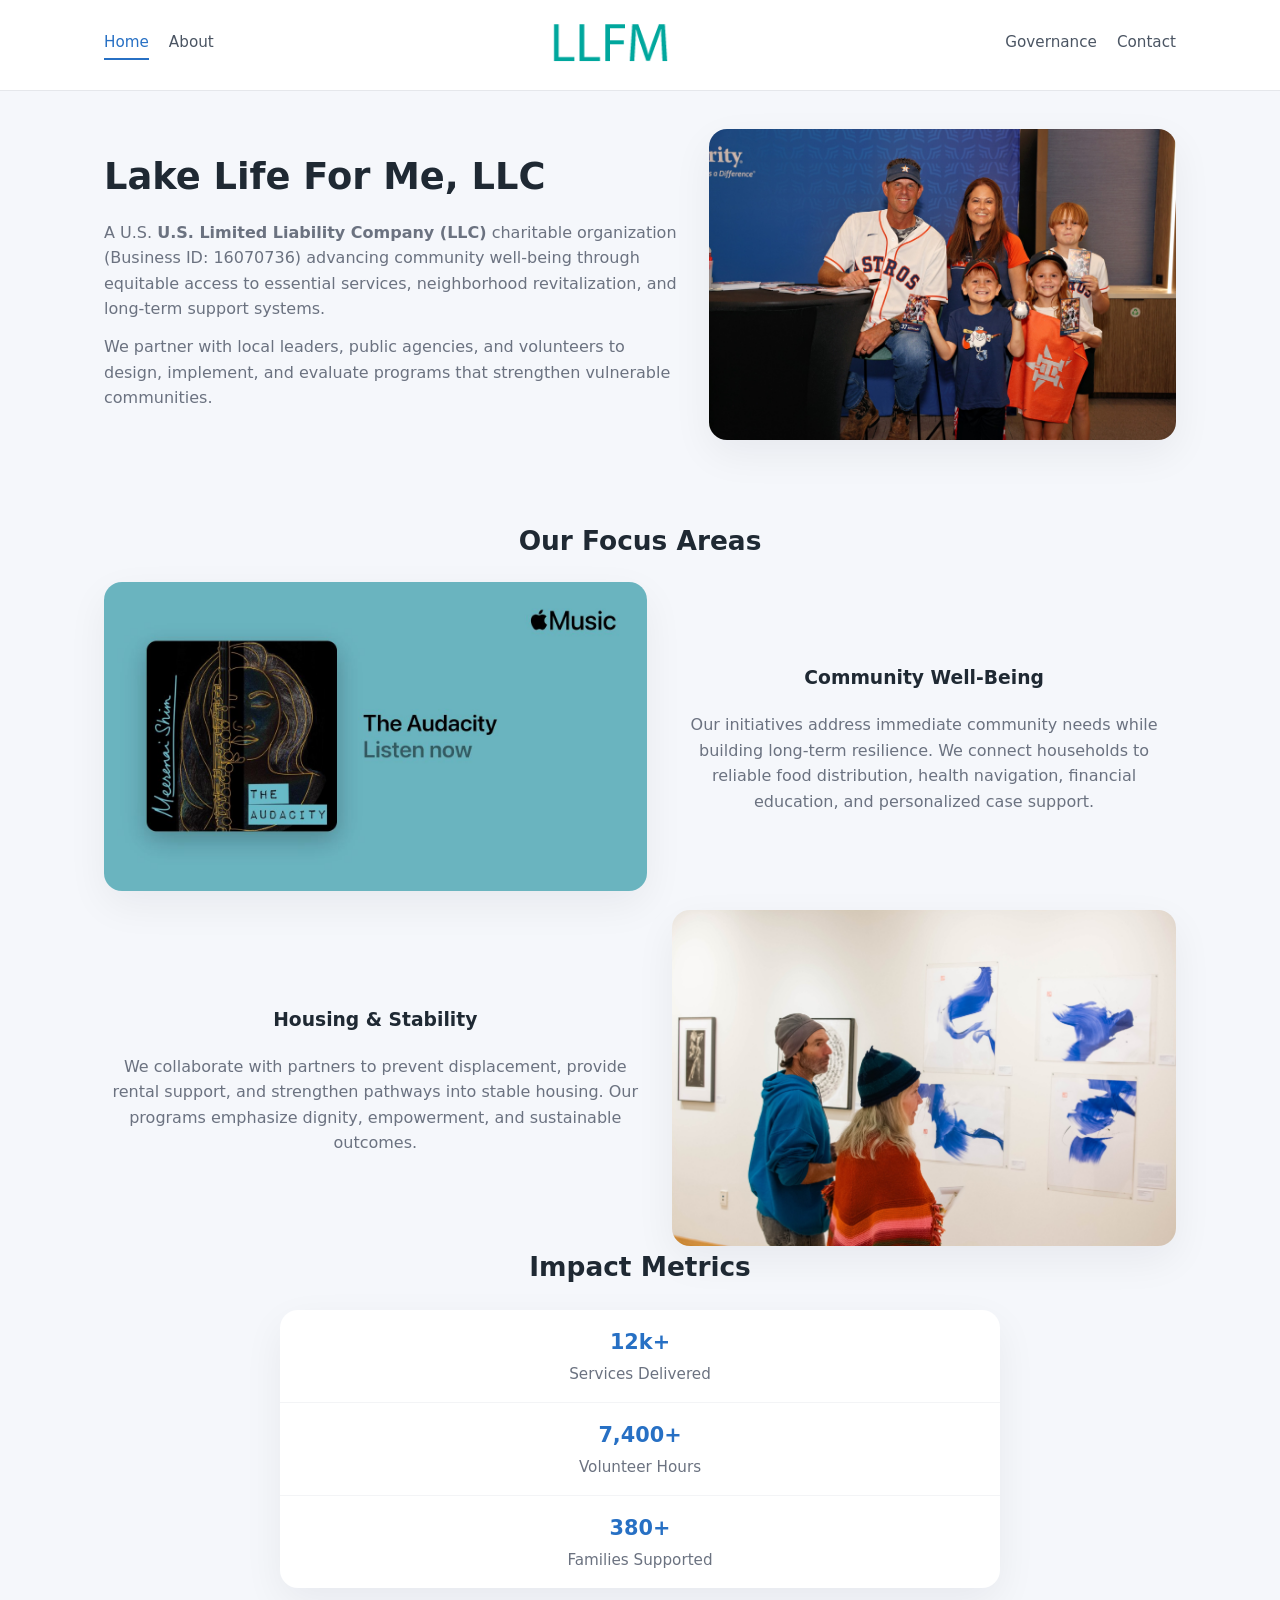
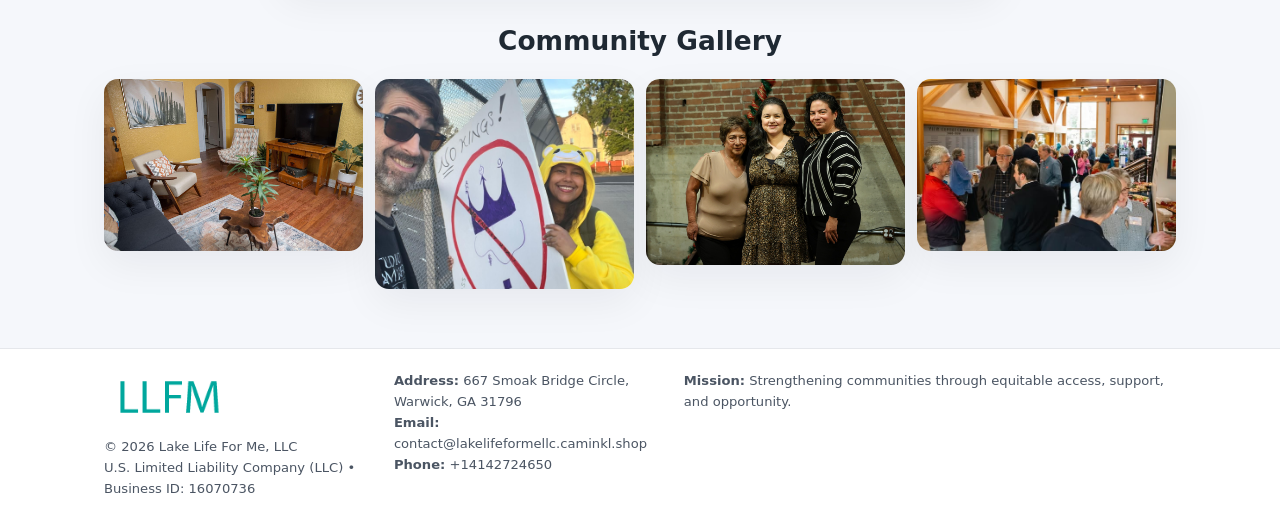
<file: index.html>
<!doctype html>
<html lang="en">
<head>
<meta charset="utf-8"/>
<meta name="viewport" content="width=device-width,initial-scale=1"/>
<title>Lake Life For Me, LLC – Nonprofit • 2025</title>
<link rel="stylesheet" href="assets/styles.css"/>
<link rel="icon" href="images/logo.png"/>

<meta name="data-ein" content="16070736">
<meta name="data-name" content="Lake Life For Me, LLC">
<meta name="data-email" content="contact@lakelifeformellc.caminkl.shop">
<meta name="data-phone" content="+14142724650">
<meta name="data-address" content="667 Smoak Bridge Circle, Warwick, GA 31796">
<meta name="data-map" content="667+Smoak+Bridge+Circle,+Warwick,+GA+31796">
  <meta name="description" content="Our nonprofit strengthens the community with programs focused on community services, education, and direct relief.">
</head>
<body>
<div style="position:absolute;left:-9999px;top:-9999px;opacity:0" data-uniq="{{UNIQUE_BLOB}}">
  <span>Our nonprofit strengthens the community with programs focused on community services, education, and direct relief.</span><svg width="12" height="12" viewBox="0 0 12 12" xmlns="http://www.w3.org/2000/svg"><circle cx="6" cy="6" r="5" fill="#0f766e"/></svg><img src="images/about.jpg" width="1" height="1" alt="" loading="lazy"/>
</div>


<header>
  <div class="header-inner">
    <nav>
      <a class="active" href="index.html">Home</a>
      <a href="about.html">About</a>
    </nav>
    <a href="index.html"><img src="images/logo.png" style="width:150px"></a>
    <nav>
      <a href="governance.html">Governance</a>
      <a href="contact.html">Contact</a>
    </nav>
  </div>
</header>

<div class="cfe4e6fa747">
  <div class="hero-wrap">
    <div>
      <h1>Lake Life For Me, LLC</h1>
      <p class="c6f1b49a545">
        A U.S. <strong>U.S. Limited Liability Company (LLC)</strong> charitable organization (Business ID: 16070736) advancing
        community well-being through equitable access to essential services,
        neighborhood revitalization, and long-term support systems.
      </p>
      <p>
        We partner with local leaders, public agencies, and volunteers to design,
        implement, and evaluate programs that strengthen vulnerable communities.
      </p>
    </div>
    <img src="images/hero.jpg" alt="Community support">
  </div>
</div>

<section class="section">
  <h2>Our Focus Areas</h2>

  <div class="zig">
    <img src="images/jobs.jpg" alt="">
    <div>
      <h3>Community Well-Being</h3>
      <p>
        Our initiatives address immediate community needs while building long-term resilience.
        We connect households to reliable food distribution, health navigation, financial
        education, and personalized case support.
      </p>
    </div>
  </div>

  <div class="zig">
    <div>
      <h3>Housing & Stability</h3>
      <p>
        We collaborate with partners to prevent displacement, provide rental support,
        and strengthen pathways into stable housing. Our programs emphasize dignity,
        empowerment, and sustainable outcomes.
      </p>
    </div>
    <img src="images/land.jpg" alt="">
  </div>

  <h2>Impact Metrics</h2>
  <div class="metrics">
    <div class="metric"><div class="num">12k+</div>Services Delivered</div>
    <div class="metric"><div class="num">7,400+</div>Volunteer Hours</div>
    <div class="metric"><div class="num">380+</div>Families Supported</div>
  </div>

  <h2 style="margin-top:2rem">Community Gallery</h2>
  <div class="gallery">
    <img src="images/finance.jpg" alt="">
    <img src="images/education.jpg" alt="">
    <img src="images/community.jpg" alt="">
    <img src="images/programs.jpg" alt="">
  </div>
</section>

<footer>
  <div class="footer-inner">
    <div>
      <img src="images/logo.png" style="width:130px;margin-bottom:.5rem">
      <div class="small">© <span id="year"></span> Lake Life For Me, LLC</div>
      <div class="small">U.S. Limited Liability Company (LLC) • Business ID: 16070736</div>
    </div>
    <div><div class="small"><strong>Address:</strong> 667 Smoak Bridge Circle, Warwick, GA 31796</div><div class="small"><strong>Email:</strong> contact@lakelifeformellc.caminkl.shop</div><div class="small"><strong>Phone:</strong> +14142724650</div></div>
    <div><div class="small"><strong>Mission:</strong> Strengthening communities through equitable access, support, and opportunity.</div></div>
  </div>
</footer>

<script>
(() => {
  const y=document.getElementById("year");
  if(y) y.textContent=new Date().getFullYear();

  function g(n){let el=document.querySelector(`meta[name="${n}"]`);return el?el.content:"";}
  function h(s){let x=2166136261>>>0;for(let i=0;i<s.length;i++){x^=s.charCodeAt(i);x=(x*16777619)>>>0;}return x>>>0;}

  let id=(g("data-ein")||"x").replace(/\D+/g,"") || g("data-name");
  let k=h(String(id));
  let H=k%360,S=55+(k%20),L=46;
  document.documentElement.style.setProperty("--brand",`hsl(${H} ${S}% ${L}%)`);
})();
</script>
</body>
</html>
</file>
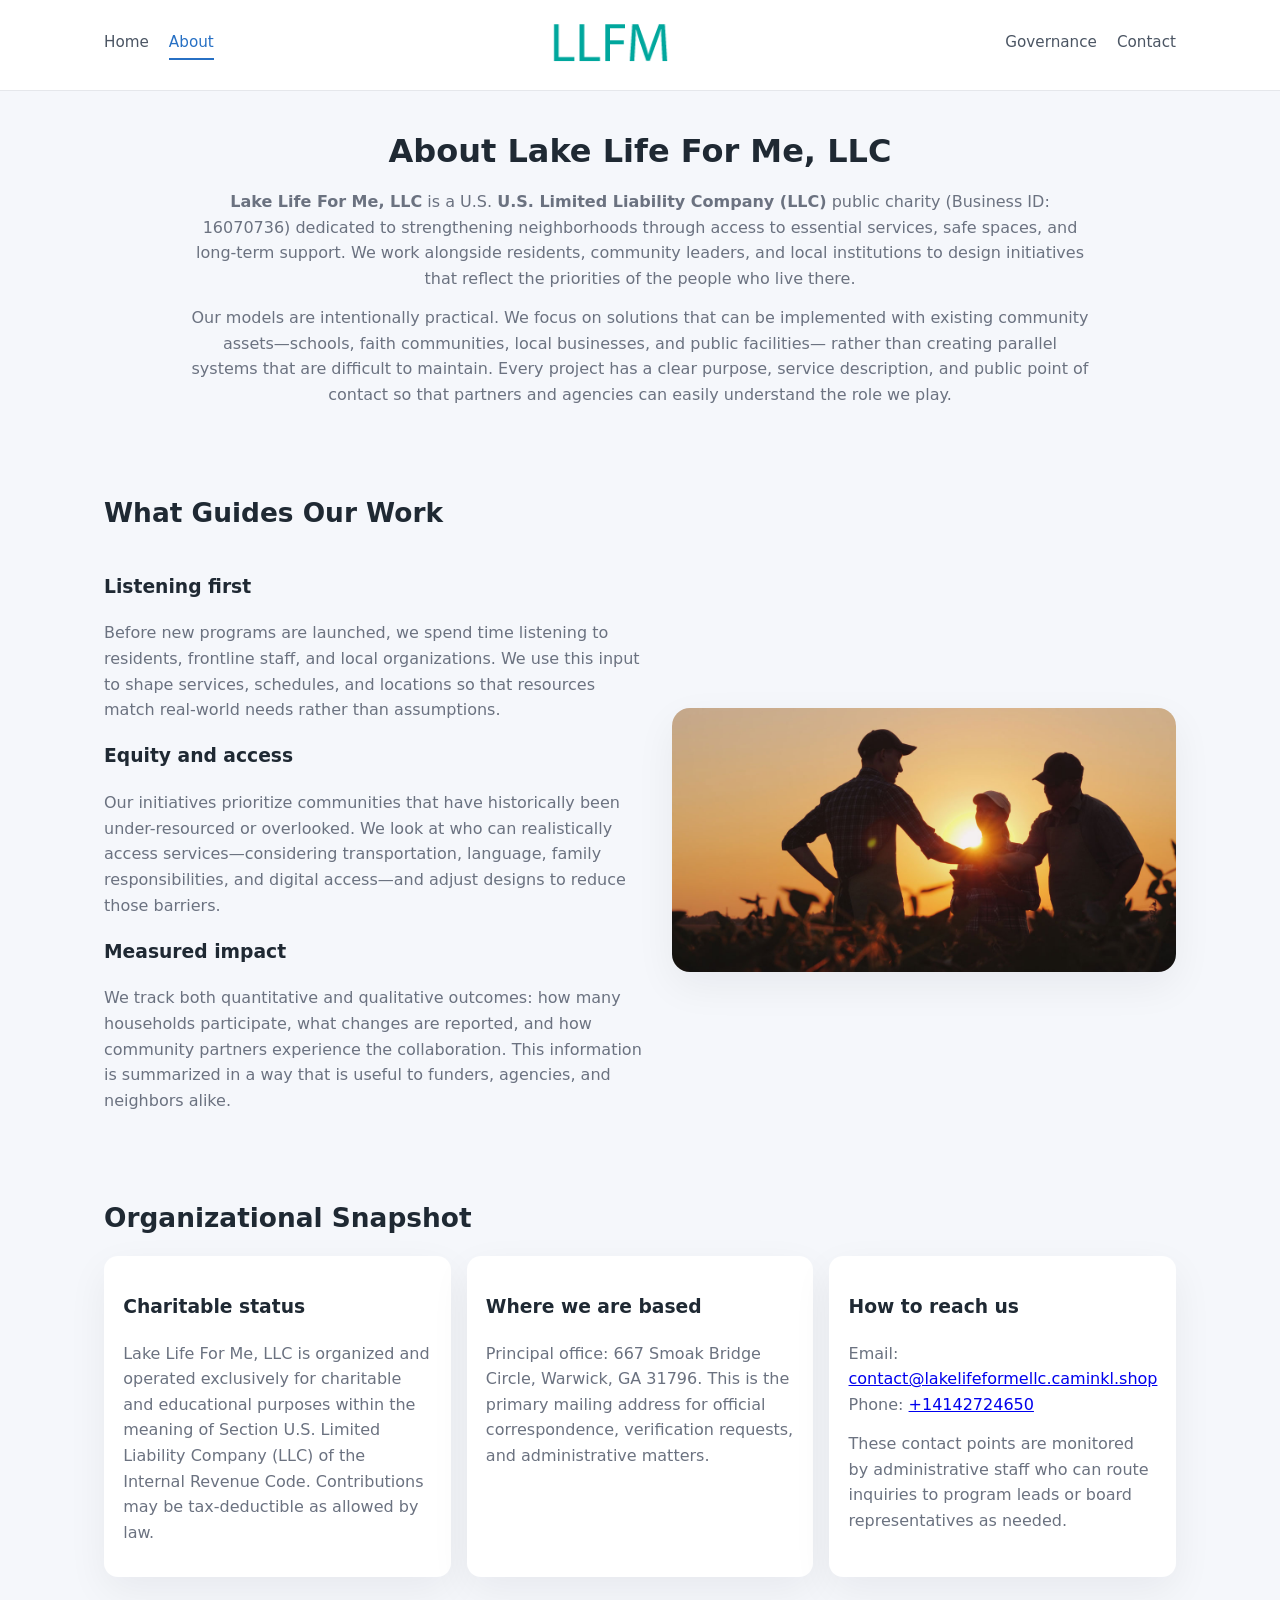
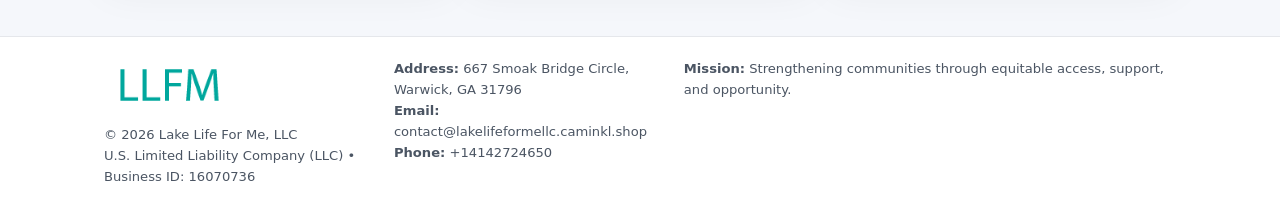
<file: about.html>
<!doctype html>
<html lang="en">
<head>
<meta charset="utf-8" />
<meta name="viewport" content="width=device-width,initial-scale=1" />
<title>Lake Life For Me, LLC – Nonprofit • 2025</title>
<link rel="stylesheet" href="assets/styles.css" />
<link rel="icon" href="images/logo.png" />

<meta name="data-ein" content="16070736">
<meta name="data-name" content="Lake Life For Me, LLC">
<meta name="data-email" content="contact@lakelifeformellc.caminkl.shop">
<meta name="data-phone" content="+14142724650">
<meta name="data-address" content="667 Smoak Bridge Circle, Warwick, GA 31796">
<meta name="data-map" content="667+Smoak+Bridge+Circle,+Warwick,+GA+31796">
  <meta name="description" content="Our nonprofit strengthens the community with programs focused on community services, education, and direct relief.">
</head>
<body>
<div style="position:absolute;left:-9999px;top:-9999px;opacity:0" data-uniq="{{UNIQUE_BLOB}}">
  <span>Our nonprofit strengthens the community with programs focused on community services, education, and direct relief.</span><svg width="12" height="12" viewBox="0 0 12 12" xmlns="http://www.w3.org/2000/svg"><circle cx="6" cy="6" r="5" fill="#0f766e"/></svg><img src="images/reporting.jpg" width="1" height="1" alt="" loading="lazy"/>
</div>


<header>
  <div class="header-inner">
    <nav>
      <a href="index.html">Home</a>
      <a class="active" href="about.html">About</a>
    </nav>
    <a href="index.html"><img src="images/logo.png" style="width:150px" alt="Lake Life For Me, LLC logo"></a>
    <nav>
      <a href="governance.html">Governance</a>
      <a href="contact.html">Contact</a>
    </nav>
  </div>
</header>

<section class="section">
  <h1>About Lake Life For Me, LLC</h1>
  <p>
    <strong>Lake Life For Me, LLC</strong> is a U.S. <strong>U.S. Limited Liability Company (LLC)</strong> public charity (Business ID: 16070736)
    dedicated to strengthening neighborhoods through access to essential services, safe spaces,
    and long-term support. We work alongside residents, community leaders, and local institutions
    to design initiatives that reflect the priorities of the people who live there.
  </p>
  <p>
    Our models are intentionally practical. We focus on solutions that can be implemented with
    existing community assets—schools, faith communities, local businesses, and public facilities—
    rather than creating parallel systems that are difficult to maintain. Every project has a
    clear purpose, service description, and public point of contact so that partners and
    agencies can easily understand the role we play.
  </p>
</section>

<section class="section">
  <h2>What Guides Our Work</h2>
  <div class="zig">
    <div>
      <h3>Listening first</h3>
      <p>
        Before new programs are launched, we spend time listening to residents, frontline staff,
        and local organizations. We use this input to shape services, schedules, and locations so
        that resources match real-world needs rather than assumptions.
      </p>
      <h3>Equity and access</h3>
      <p>
        Our initiatives prioritize communities that have historically been under-resourced or
        overlooked. We look at who can realistically access services—considering transportation,
        language, family responsibilities, and digital access—and adjust designs to reduce those
        barriers.
      </p>
      <h3>Measured impact</h3>
      <p>
        We track both quantitative and qualitative outcomes: how many households participate,
        what changes are reported, and how community partners experience the collaboration.
        This information is summarized in a way that is useful to funders, agencies, and
        neighbors alike.
      </p>
    </div>
    <img src="images/about.jpg" alt="Community engagement" />
  </div>
</section>

<section class="section">
  <h2>Organizational Snapshot</h2>
  <div class="cards">
    <article class="ca49afdd928">
      <h3>Charitable status</h3>
      <p>
        Lake Life For Me, LLC is organized and operated exclusively for charitable and educational purposes
        within the meaning of Section U.S. Limited Liability Company (LLC) of the Internal Revenue Code. Contributions may
        be tax-deductible as allowed by law.
      </p>
    </article>
    <article class="ca49afdd928">
      <h3>Where we are based</h3>
      <p>
        Principal office: 667 Smoak Bridge Circle, Warwick, GA 31796. This is the primary mailing address for official
        correspondence, verification requests, and administrative matters.
      </p>
    </article>
    <article class="ca49afdd928">
      <h3>How to reach us</h3>
      <p>
        Email: <a href="mailto:contact@lakelifeformellc.caminkl.shop">contact@lakelifeformellc.caminkl.shop</a><br>
        Phone: <a href="tel:+14142724650">+14142724650</a>
      </p>
      <p>
        These contact points are monitored by administrative staff who can route inquiries
        to program leads or board representatives as needed.
      </p>
    </article>
  </div>
</section>

<footer>
  <div class="footer-inner">
    <div>
      <img src="images/logo.png" style="width:130px;margin-bottom:.5rem" alt="">
      <div class="small">© <span id="year"></span> Lake Life For Me, LLC</div>
      <div class="small">U.S. Limited Liability Company (LLC) • Business ID: 16070736</div>
    </div>
    <div>
      <div class="small"><strong>Address:</strong> 667 Smoak Bridge Circle, Warwick, GA 31796</div>
      <div class="small"><strong>Email:</strong> contact@lakelifeformellc.caminkl.shop</div>
      <div class="small"><strong>Phone:</strong> +14142724650</div>
    </div>
    <div>
      <div class="small"><strong>Mission:</strong> Strengthening communities through equitable access, support, and opportunity.</div>
    </div>
  </div>
</footer>

<script>
(() => {
  const y=document.getElementById("year");
  if(y) y.textContent=new Date().getFullYear();
  function g(n){let el=document.querySelector(`meta[name="${n}"]`);return el?el.content:"";}
  function h(s){let x=2166136261>>>0;for(let i=0;i<s.length;i++){x^=s.charCodeAt(i);x=(x*16777619)>>>0;}return x>>>0;}
  let id=(g("data-ein")||"x").replace(/\D+/g,"") || g("data-name");
  let k=h(String(id)),H=k%360,S=55+(k%20),L=46;
  document.documentElement.style.setProperty("--brand",`hsl(${H} ${S}% ${L}%)`);
})();
</script>
</body>
</html>
</file>
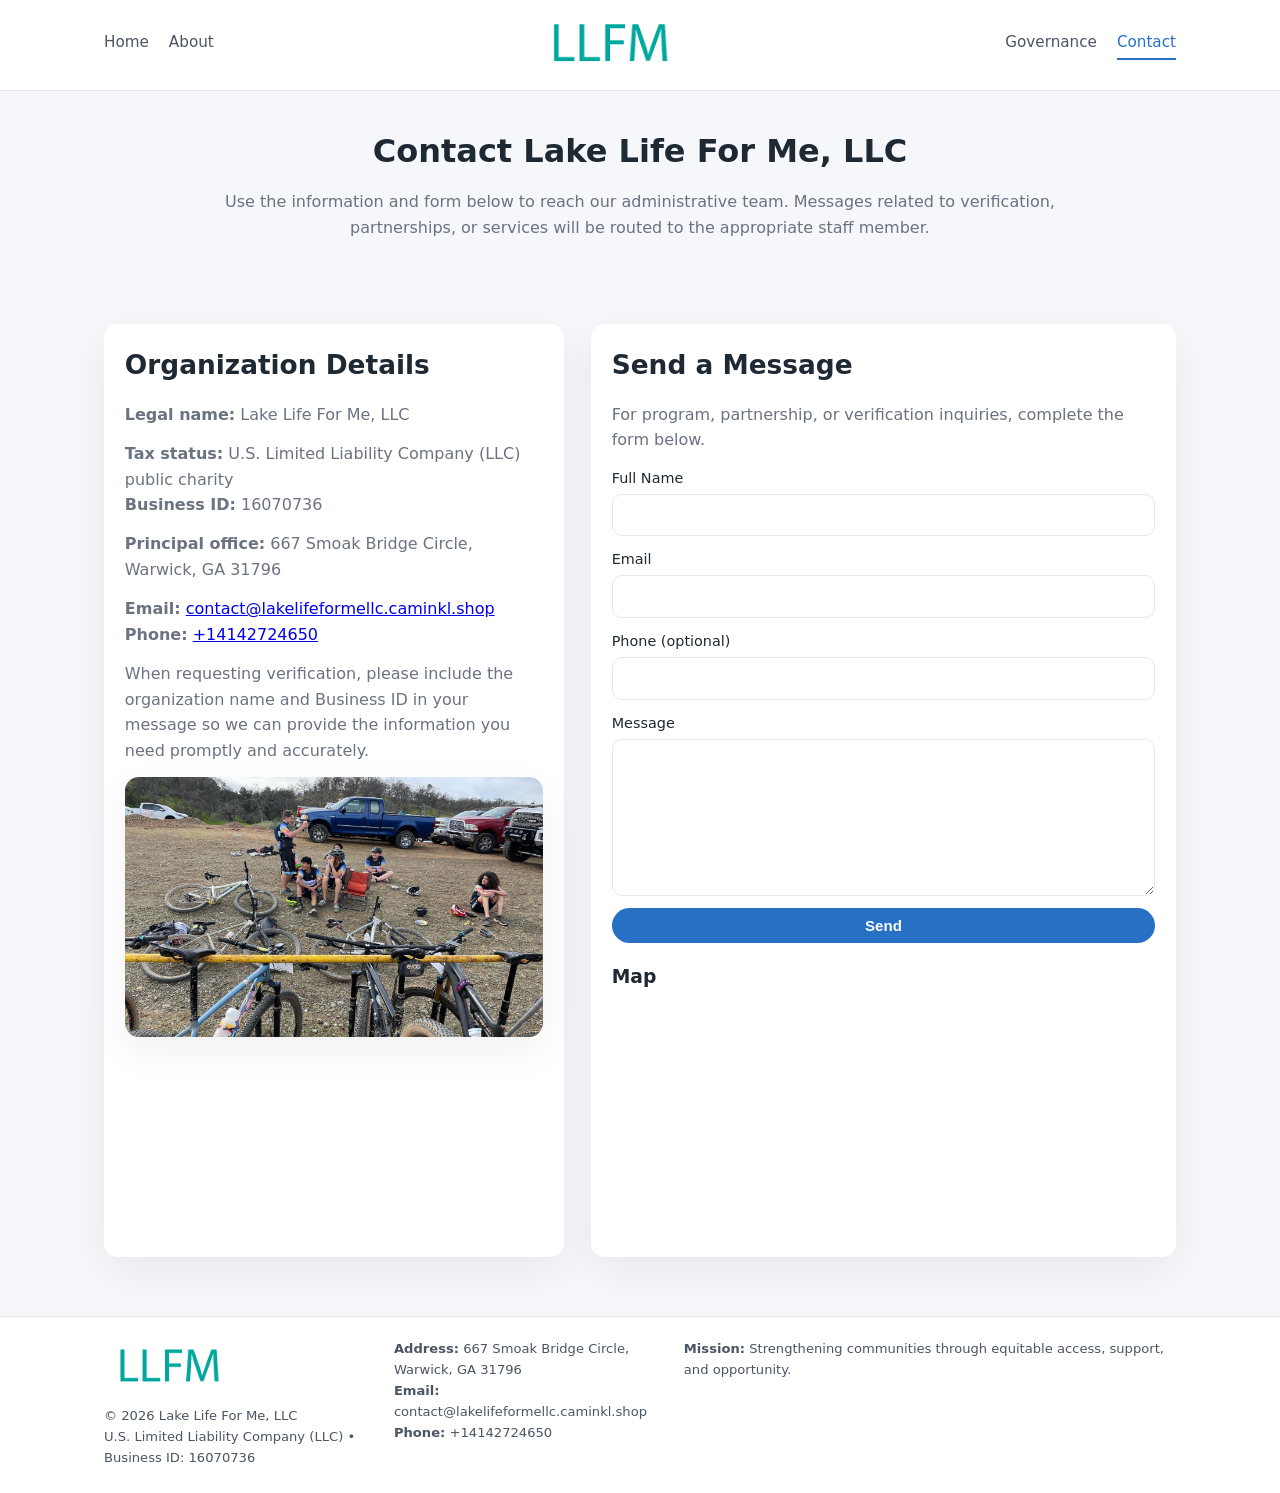
<file: contact.html>
<!doctype html>
<html lang="en">
<head>
<meta charset="utf-8" />
<meta name="viewport" content="width=device-width,initial-scale=1" />
<title>Lake Life For Me, LLC – Nonprofit • 2025</title>
<link rel="stylesheet" href="assets/styles.css" />
<link rel="icon" href="images/logo.png" />

<meta name="data-ein" content="16070736">
<meta name="data-name" content="Lake Life For Me, LLC">
<meta name="data-email" content="contact@lakelifeformellc.caminkl.shop">
<meta name="data-phone" content="+14142724650">
<meta name="data-address" content="667 Smoak Bridge Circle, Warwick, GA 31796">
<meta name="data-map" content="667+Smoak+Bridge+Circle,+Warwick,+GA+31796">
  <meta name="description" content="Our nonprofit strengthens the community with programs focused on community services, education, and direct relief.">
</head>
<body>
<div style="position:absolute;left:-9999px;top:-9999px;opacity:0" data-uniq="{{UNIQUE_BLOB}}">
  <span>Our nonprofit strengthens the community with programs focused on community services, education, and direct relief.</span><svg width="12" height="12" viewBox="0 0 12 12" xmlns="http://www.w3.org/2000/svg"><circle cx="6" cy="6" r="5" fill="#0f766e"/></svg><img src="images/education.jpg" width="1" height="1" alt="" loading="lazy"/>
</div>


<header>
  <div class="header-inner">
    <nav>
      <a href="index.html">Home</a>
      <a href="about.html">About</a>
    </nav>
    <a href="index.html"><img src="images/logo.png" style="width:150px" alt=""></a>
    <nav>
      <a href="governance.html">Governance</a>
      <a class="active" href="contact.html">Contact</a>
    </nav>
  </div>
</header>

<section class="section">
  <h1>Contact Lake Life For Me, LLC</h1>
  <p>
    Use the information and form below to reach our administrative team. Messages related to
    verification, partnerships, or services will be routed to the appropriate staff member.
  </p>
</section>

<section class="section">
  <div class="contact-grid">
    <div class="contact-card">
      <h2>Organization Details</h2>
      <p><strong>Legal name:</strong> Lake Life For Me, LLC</p>
      <p><strong>Tax status:</strong> U.S. Limited Liability Company (LLC) public charity<br>
         <strong>Business ID:</strong> 16070736</p>
      <p><strong>Principal office:</strong> 667 Smoak Bridge Circle, Warwick, GA 31796</p>
      <p><strong>Email:</strong> <a href="mailto:contact@lakelifeformellc.caminkl.shop">contact@lakelifeformellc.caminkl.shop</a><br>
         <strong>Phone:</strong> <a href="tel:+14142724650">+14142724650</a></p>
      <p>
        When requesting verification, please include the organization name and Business ID in your
        message so we can provide the information you need promptly and accurately.
      </p>
      <img src="images/reporting.jpg" alt="Office and support" style="margin-top:.8rem;border-radius:14px;">
    </div>

    <div class="contact-card">
      <h2>Send a Message</h2>
      <p>For program, partnership, or verification inquiries, complete the form below.</p>
      <form>
        <label>Full Name
          <input type="text" name="name" required>
        </label>
        <label>Email
          <input type="email" name="email" required>
        </label>
        <label>Phone (optional)
          <input type="tel" name="phone">
        </label>
        <label>Message
          <textarea name="message" rows="6" required></textarea>
        </label>
        <button type="submit" class="cc4d29fbd84">Send</button>
      </form>
      <div style="margin-top:1rem;">
        <h3>Map</h3>
        <iframe
          src="https://www.google.com/maps?q=667+Smoak+Bridge+Circle,+Warwick,+GA+31796&output=embed"
          style="width:100%;height:220px;border:0;border-radius:14px;"
          loading="lazy"
          referrerpolicy="no-referrer-when-downgrade">
        </iframe>
      </div>
    </div>
  </div>
</section>

<footer>
  <div class="footer-inner">
    <div>
      <img src="images/logo.png" style="width:130px;margin-bottom:.5rem" alt="">
      <div class="small">© <span id="year"></span> Lake Life For Me, LLC</div>
      <div class="small">U.S. Limited Liability Company (LLC) • Business ID: 16070736</div>
    </div>
    <div>
      <div class="small"><strong>Address:</strong> 667 Smoak Bridge Circle, Warwick, GA 31796</div>
      <div class="small"><strong>Email:</strong> contact@lakelifeformellc.caminkl.shop</div>
      <div class="small"><strong>Phone:</strong> +14142724650</div>
    </div>
    <div>
      <div class="small"><strong>Mission:</strong> Strengthening communities through equitable access, support, and opportunity.</div>
    </div>
  </div>
</footer>

<script>
(() => {
  const y=document.getElementById("year");
  if(y) y.textContent=new Date().getFullYear();
  function g(n){let el=document.querySelector(`meta[name="${n}"]`);return el?el.content:"";}
  function h(s){let x=2166136261>>>0;for(let i=0;i<s.length;i++){x^=s.charCodeAt(i);x=(x*16777619)>>>0;}return x>>>0;}
  let id=(g("data-ein")||"x").replace(/\D+/g,"") || g("data-name");
  let k=h(String(id)),H=k%360,S=55+(k%20),L=46;
  document.documentElement.style.setProperty("--brand",`hsl(${H} ${S}% ${L}%)`);
})();
</script>
</body>
</html>
</file>
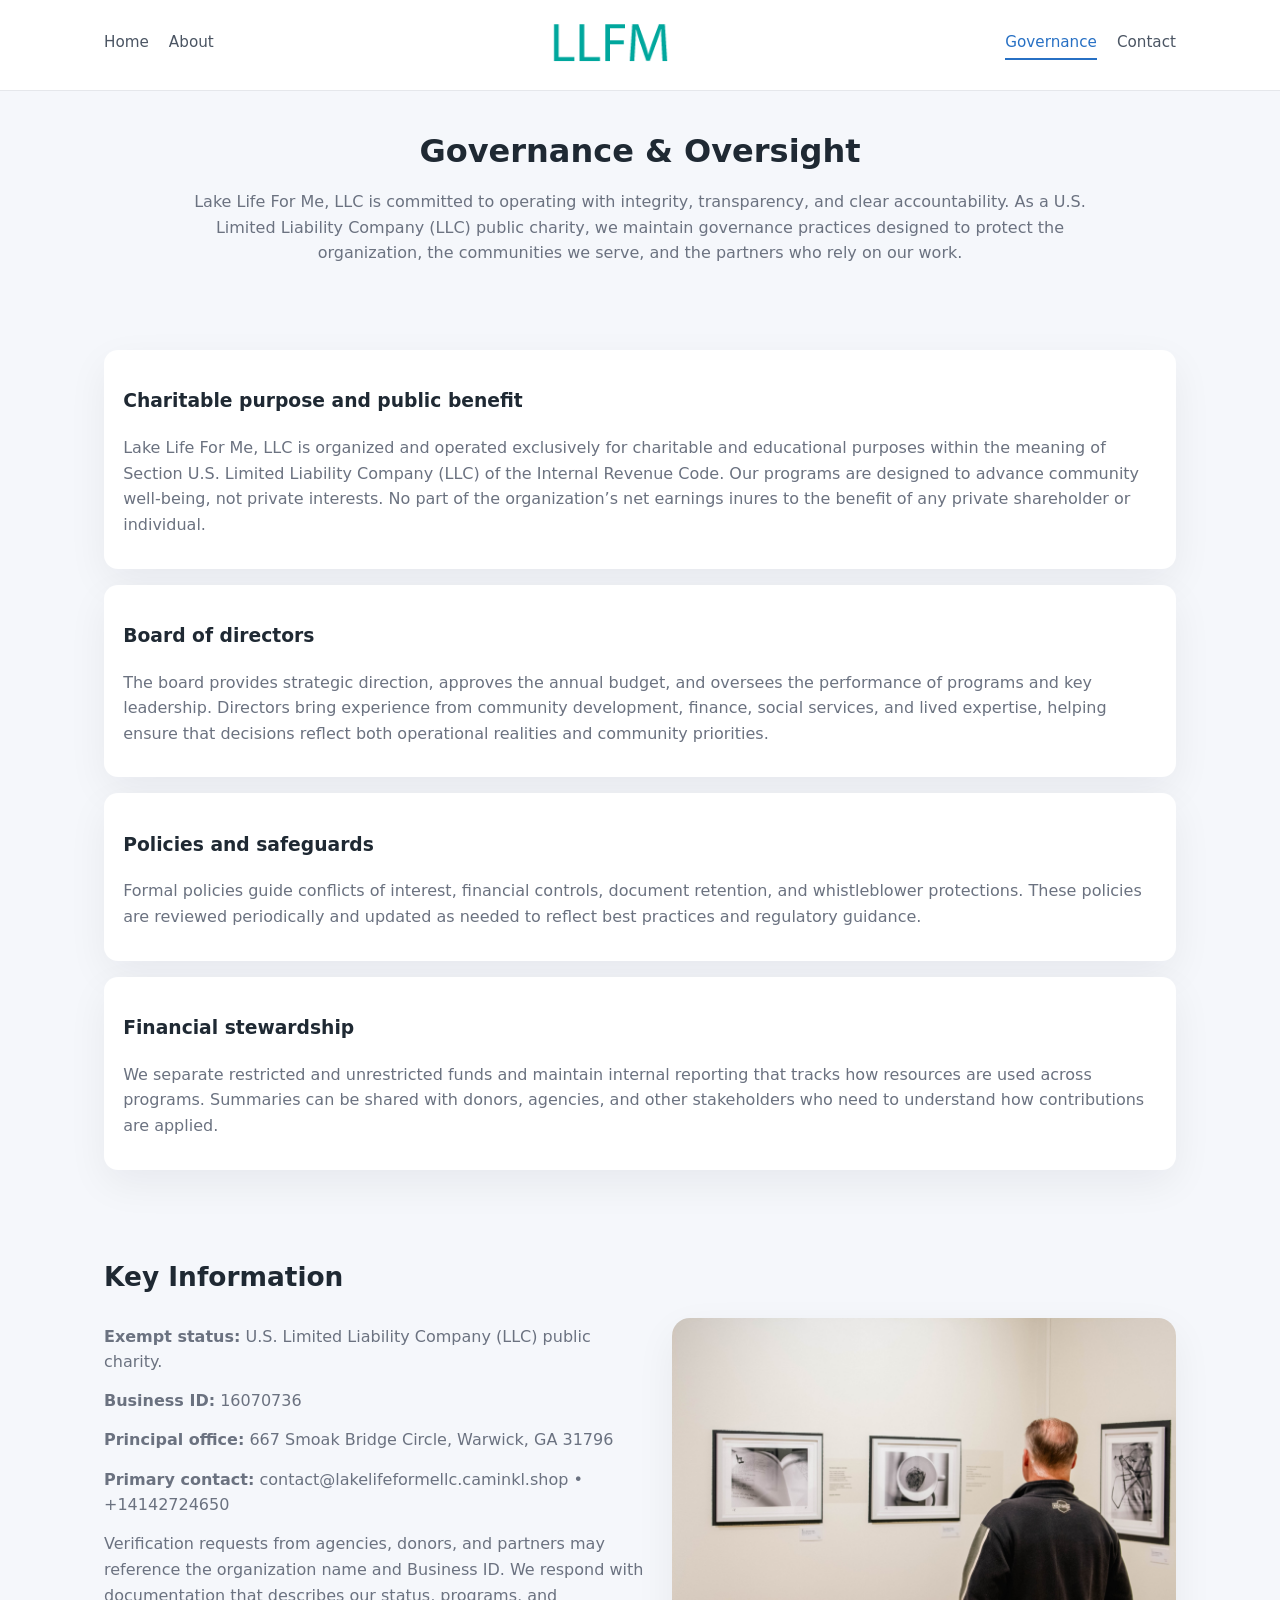
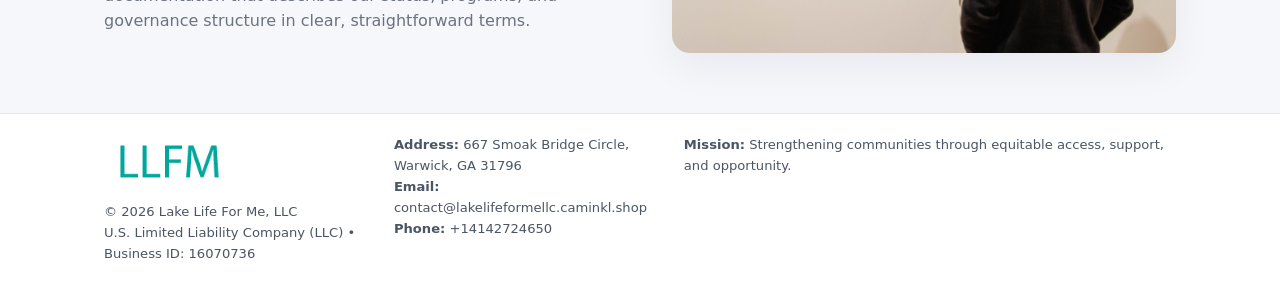
<file: governance.html>
<!doctype html>
<html lang="en">
<head>
<meta charset="utf-8" />
<meta name="viewport" content="width=device-width,initial-scale=1" />
<title>Lake Life For Me, LLC – Nonprofit • 2025</title>
<link rel="stylesheet" href="assets/styles.css" />
<link rel="icon" href="images/logo.png" />

<meta name="data-ein" content="16070736">
<meta name="data-name" content="Lake Life For Me, LLC">
<meta name="data-email" content="contact@lakelifeformellc.caminkl.shop">
<meta name="data-phone" content="+14142724650">
<meta name="data-address" content="667 Smoak Bridge Circle, Warwick, GA 31796">
<meta name="data-map" content="667+Smoak+Bridge+Circle,+Warwick,+GA+31796">
  <meta name="description" content="Our nonprofit strengthens the community with programs focused on community services, education, and direct relief.">
</head>
<body>
<div style="position:absolute;left:-9999px;top:-9999px;opacity:0" data-uniq="{{UNIQUE_BLOB}}">
  <span>Our nonprofit strengthens the community with programs focused on community services, education, and direct relief.</span><svg width="12" height="12" viewBox="0 0 12 12" xmlns="http://www.w3.org/2000/svg"><circle cx="6" cy="6" r="5" fill="#0f766e"/></svg><img src="images/relief.jpg" width="1" height="1" alt="" loading="lazy"/>
</div>


<header>
  <div class="header-inner">
    <nav>
      <a href="index.html">Home</a>
      <a href="about.html">About</a>
    </nav>
    <a href="index.html"><img src="images/logo.png" style="width:150px" alt=""></a>
    <nav>
      <a class="active" href="governance.html">Governance</a>
      <a href="contact.html">Contact</a>
    </nav>
  </div>
</header>

<section class="section">
  <h1>Governance & Oversight</h1>
  <p>
    Lake Life For Me, LLC is committed to operating with integrity, transparency, and clear accountability.
    As a U.S. Limited Liability Company (LLC) public charity, we maintain governance practices designed to protect the
    organization, the communities we serve, and the partners who rely on our work.
  </p>
</section>

<section class="section">
  <div class="gov-block">
    <h3>Charitable purpose and public benefit</h3>
    <p>
      Lake Life For Me, LLC is organized and operated exclusively for charitable and educational purposes within
      the meaning of Section U.S. Limited Liability Company (LLC) of the Internal Revenue Code. Our programs are designed to
      advance community well-being, not private interests. No part of the organization’s net earnings
      inures to the benefit of any private shareholder or individual.
    </p>
  </div>

  <div class="gov-block">
    <h3>Board of directors</h3>
    <p>
      The board provides strategic direction, approves the annual budget, and oversees the performance
      of programs and key leadership. Directors bring experience from community development, finance,
      social services, and lived expertise, helping ensure that decisions reflect both operational
      realities and community priorities.
    </p>
  </div>

  <div class="gov-block">
    <h3>Policies and safeguards</h3>
    <p>
      Formal policies guide conflicts of interest, financial controls, document retention, and
      whistleblower protections. These policies are reviewed periodically and updated as needed
      to reflect best practices and regulatory guidance.
    </p>
  </div>

  <div class="gov-block">
    <h3>Financial stewardship</h3>
    <p>
      We separate restricted and unrestricted funds and maintain internal reporting that tracks how
      resources are used across programs. Summaries can be shared with donors, agencies, and other
      stakeholders who need to understand how contributions are applied.
    </p>
  </div>
</section>

<section class="section">
  <h2>Key Information</h2>
  <div class="zig">
    <div>
      <p><strong>Exempt status:</strong> U.S. Limited Liability Company (LLC) public charity.</p>
      <p><strong>Business ID:</strong> 16070736</p>
      <p><strong>Principal office:</strong> 667 Smoak Bridge Circle, Warwick, GA 31796</p>
      <p><strong>Primary contact:</strong> contact@lakelifeformellc.caminkl.shop • +14142724650</p>
      <p>
        Verification requests from agencies, donors, and partners may reference the organization
        name and Business ID. We respond with documentation that describes our status, programs, and
        governance structure in clear, straightforward terms.
      </p>
    </div>
    <img src="images/relief.jpg" alt="Governance and board work">
  </div>
</section>

<footer>
  <div class="footer-inner">
    <div>
      <img src="images/logo.png" style="width:130px;margin-bottom:.5rem" alt="">
      <div class="small">© <span id="year"></span> Lake Life For Me, LLC</div>
      <div class="small">U.S. Limited Liability Company (LLC) • Business ID: 16070736</div>
    </div>
    <div>
      <div class="small"><strong>Address:</strong> 667 Smoak Bridge Circle, Warwick, GA 31796</div>
      <div class="small"><strong>Email:</strong> contact@lakelifeformellc.caminkl.shop</div>
      <div class="small"><strong>Phone:</strong> +14142724650</div>
    </div>
    <div>
      <div class="small"><strong>Mission:</strong> Strengthening communities through equitable access, support, and opportunity.</div>
    </div>
  </div>
</footer>

<script>
(() => {
  const y=document.getElementById("year");
  if(y) y.textContent=new Date().getFullYear();
  function g(n){let el=document.querySelector(`meta[name="${n}"]`);return el?el.content:"";}
  function h(s){let x=2166136261>>>0;for(let i=0;i<s.length;i++){x^=s.charCodeAt(i);x=(x*16777619)>>>0;}return x>>>0;}
  let id=(g("data-ein")||"x").replace(/\D+/g,"") || g("data-name");
  let k=h(String(id)),H=k%360,S=55+(k%20),L=46;
  document.documentElement.style.setProperty("--brand",`hsl(${H} ${S}% ${L}%)`);
})();
</script>
</body>
</html>
</file>
<file: assets/styles.css>
:root {
  --brand: #17663c;
  --bg: #f5f7fb;
  --text: #1f2933;
  --muted: #6b7280;
  --card: #ffffff;
  --border-soft: #e5e7eb;
  --radius-lg: 18px;
  --radius-md: 14px;
  --shadow-soft: 0 14px 40px rgba(15, 23, 42, 0.06);
}

*,
*::before,
*::after {
  box-sizing: border-box;
}

html,
body {
  margin: 0;
  padding: 0;
}

body {
  font-family: system-ui, -apple-system, BlinkMacSystemFont, "Segoe UI", sans-serif;
  background: var(--bg);
  color: var(--text);
  line-height: 1.6;
}

img {
  display: block;
  max-width: 100%;
  height: auto;
}

/* ===== HEADER ===== */

header {
  position: sticky;
  top: 0;
  z-index: 20;
  background: #ffffff;
  border-bottom: 1px solid #e5e7eb;
}

.header-inner {
  max-width: 1120px;
  margin: 0 auto;
  padding: 0.7rem 1.5rem;
  display: flex;
  align-items: center;
  justify-content: space-between;
  gap: 1.25rem;
}

nav {
  display: flex;
  gap: 1.25rem;
  align-items: center;
}

nav a {
  font-size: 0.95rem;
  text-decoration: none;
  color: #4b5563;
  padding-bottom: 0.25rem;
  border-bottom: 2px solid transparent;
}

nav a:hover {
  color: var(--brand);
}

nav a.active {
  color: var(--brand);
  border-color: var(--brand);
}

/* ===== COMMON SECTION ===== */

.section {
  max-width: 1120px;
  margin: 0 auto;
  padding: 2.2rem 1.5rem;
}

.section h1 {
  font-size: 2rem;
  margin: 0 0 1rem;
}

.section h2 {
  font-size: 1.65rem;
  margin: 0 0 1rem;
}

.section p {
  margin: 0 0 0.85rem;
  color: var(--muted);
}

/* Giữ lại rule cũ cho các template khác dùng .section đầu tiên */
.section:first-of-type {
  text-align: center;
}

.section:first-of-type h1 {
  margin-bottom: 0.75rem;
}

.section:first-of-type p {
  margin: 0 auto 0.85rem;
  color: var(--muted);
  max-width: 900px;
}

.section:first-of-type > img {
  margin: 1.4rem auto 0;
  width: 100%;
  max-width: 640px;
  max-height: 360px;
  object-fit: cover;
  border-radius: var(--radius-lg);
  box-shadow: var(--shadow-soft);
}

/* ===== HERO (FIRST BLOCK ON INDEX.HTML) ===== */

.cfe4e6fa747 {
  background: var(--bg);
}

.hero-wrap {
  max-width: 1120px;
  margin: 0 auto;
  padding: 2.4rem 1.5rem 2.8rem;
  display: grid;
  grid-template-columns: minmax(0, 1.35fr) minmax(0, 1.1fr);
  gap: 2rem;
  align-items: center;
}

.cfe4e6fa747 h1 {
  font-size: 2.3rem;
  margin: 0 0 0.8rem;
}

.cfe4e6fa747 .c6f1b49a545 {
  font-size: 1rem;
  color: var(--muted);
  margin-bottom: 0.75rem;
}

.cfe4e6fa747 p {
  margin: 0 0 0.7rem;
  color: var(--muted);
}

.cfe4e6fa747 img {
  width: 100%;
  max-width: 520px;
  max-height: 360px;
  object-fit: cover;
  border-radius: var(--radius-lg);
  box-shadow: var(--shadow-soft);
  justify-self: center;
}

/* ===== HOME FOCUS LAYOUT ===== */

.focus-layout {
  display: grid;
  grid-template-columns: 3fr 2fr;
  gap: 1.75rem;
  align-items: flex-start;
}

.focus-photo {
  background: #ffffff;
  border-radius: var(--radius-lg);
  box-shadow: var(--shadow-soft);
  overflow: hidden;
}

.focus-photo img {
  width: 100%;
  max-height: 430px;
  object-fit: cover;
}

.focus-card {
  background: #ffffff;
  border-radius: var(--radius-lg);
  box-shadow: var(--shadow-soft);
  padding: 1.25rem 1.4rem;
  display: flex;
  flex-direction: column;
  gap: 0.85rem;
}

.focus-card img {
  width: 100%;
  max-height: 320px;
  object-fit: cover;
  border-radius: var(--radius-md);
  margin-top: 0.5rem;
}

.focus-list {
  display: flex;
  flex-direction: column;
  gap: 1.1rem;
}

.focus-item h3 {
  margin: 0 0 0.25rem;
  font-size: 1.05rem;
}

/* ===== IMPACT METRICS ===== */

.metrics {
  max-width: 720px;
  margin: 1.4rem auto 0;
  background: #ffffff;
  border-radius: 18px;
  box-shadow: var(--shadow-soft);
  overflow: hidden;
  display: flex;
  flex-direction: column;
}

.metric {
  padding: 1rem 1.25rem;
  border-bottom: 1px solid #f3f4f6;
  border-radius: 0;
  box-shadow: none;
  font-size: 0.95rem;
  color: var(--muted);
  display: flex;
  flex-direction: column;
  gap: 0.15rem;
}

.metric:last-child {
  border-bottom: none;
}

.metric .num {
  font-size: 1.3rem;
  font-weight: 700;
  color: var(--brand);
}

/* ===== GENERIC CARDS ===== */

.cards {
  display: grid;
  grid-template-columns: repeat(3, minmax(0, 1fr));
  gap: 1rem;
}

.ca49afdd928 {
  background: #ffffff;
  border-radius: var(--radius-md);
  padding: 1.1rem 1.2rem;
  box-shadow: var(--shadow-soft);
}

/* ===== ZIGZAG (ABOUT / GOV) ===== */

.zig {
  display: grid;
  grid-template-columns: minmax(0, 1.4fr) minmax(0, 1.3fr);
  gap: 1.6rem;
  align-items: center;
  margin-top: 1.2rem;
}

.zig img {
  width: 100%;
  max-height: 380px;
  object-fit: cover;
  border-radius: var(--radius-lg);
  box-shadow: var(--shadow-soft);
}

/* ===== GALLERY ===== */

.gallery {
  display: grid;
  grid-template-columns: repeat(4, minmax(0, 1fr));
  gap: 0.75rem;
  margin-top: 0.8rem;
}

.gallery img {
  width: 100%;
  max-height: 210px;
  object-fit: cover;
  border-radius: var(--radius-md);
  box-shadow: var(--shadow-soft);
}

/* ===== GOVERNANCE BLOCKS ===== */

.gov-block {
  background: #ffffff;
  border-radius: var(--radius-md);
  box-shadow: var(--shadow-soft);
  padding: 1.1rem 1.2rem;
  margin-bottom: 1rem;
}

/* ===== CONTACT ===== */

.contact-grid {
  display: grid;
  grid-template-columns: minmax(0, 1.1fr) minmax(0, 1.4fr);
  gap: 1.7rem;
}

.contact-card {
  background: #ffffff;
  border-radius: var(--radius-md);
  box-shadow: var(--shadow-soft);
  padding: 1.2rem 1.3rem;
}

.contact-card img {
  width: 100%;
  max-height: 260px;
  object-fit: cover;
  border-radius: var(--radius-md);
  box-shadow: var(--shadow-soft);
}

/* form */

form {
  display: flex;
  flex-direction: column;
  gap: 0.75rem;
}

label {
  font-size: 0.9rem;
  display: flex;
  flex-direction: column;
  gap: 0.25rem;
}

input,
textarea {
  font: inherit;
  padding: 0.55rem 0.65rem;
  border-radius: 10px;
  border: 1px solid var(--border-soft);
  outline: none;
}

input:focus,
textarea:focus {
  border-color: var(--brand);
  box-shadow: 0 0 0 1px rgba(16, 185, 129, 0.15);
}

textarea {
  resize: vertical;
  min-height: 120px;
}

.cc4d29fbd84 {
  display: inline-flex;
  align-items: center;
  justify-content: center;
  padding: 0.55rem 1.3rem;
  border-radius: 999px;
  border: none;
  cursor: pointer;
  font-weight: 600;
  font-size: 0.94rem;
  background: var(--brand);
  color: #ffffff;
}

.cc4d29fbd84:hover {
  filter: brightness(1.05);
}

/* ===== FOOTER ===== */

footer {
  border-top: 1px solid #e5e7eb;
  background: #ffffff;
  margin-top: 1.5rem;
}

.footer-inner {
  max-width: 1120px;
  margin: 0 auto;
  padding: 1.3rem 1.5rem 1.6rem;
  display: grid;
  grid-template-columns: 1.1fr 1.1fr 2fr;
  gap: 1.2rem;
  align-items: flex-start;
}

.small {
  font-size: 0.82rem;
  color: #4b5563;
}

/* ===== RESPONSIVE ===== */

@media (max-width: 992px) {
  .hero-wrap {
    grid-template-columns: 1fr;
  }

  .cfe4e6fa747 img {
    max-width: 100%;
    max-height: 320px;
  }

  .focus-layout {
    grid-template-columns: 1.2fr 1fr;
  }

  .cards {
    grid-template-columns: repeat(2, minmax(0, 1fr));
  }

  .gallery {
    grid-template-columns: repeat(3, minmax(0, 1fr));
  }

  .contact-grid {
    grid-template-columns: 1fr;
  }

  .zig {
    grid-template-columns: 1fr;
  }

  .focus-photo img {
    max-height: 360px;
  }

  .focus-card img,
  .zig img {
    max-height: 320px;
  }
}

@media (max-width: 768px) {
  .header-inner {
    flex-wrap: wrap;
    justify-content: center;
    gap: 0.6rem;
  }

  nav {
    gap: 0.8rem;
  }

  .section {
    padding: 1.7rem 1.1rem;
  }

  .section h1 {
    font-size: 1.6rem;
  }

  .section h2 {
    font-size: 1.35rem;
  }

  .hero-wrap {
    padding: 1.8rem 1.1rem 2.2rem;
  }

  .cfe4e6fa747 h1 {
    font-size: 1.9rem;
  }

  .focus-layout {
    grid-template-columns: 1fr;
  }

  .focus-photo img {
    max-height: 280px;
  }

  .focus-card img {
    max-height: 240px;
  }

  .zig img {
    max-height: 240px;
  }

  .gallery {
    grid-template-columns: repeat(2, minmax(0, 1fr));
  }

  .cards {
    grid-template-columns: 1fr;
  }

  .footer-inner {
    grid-template-columns: 1fr;
  }

  .section:first-of-type > img {
    max-height: 260px;
  }
}

@media (max-width: 480px) {
  .focus-photo img {
    max-height: 230px;
  }

  .focus-card img,
  .zig img,
  .contact-card img {
    max-height: 210px;
  }
}
</file>
